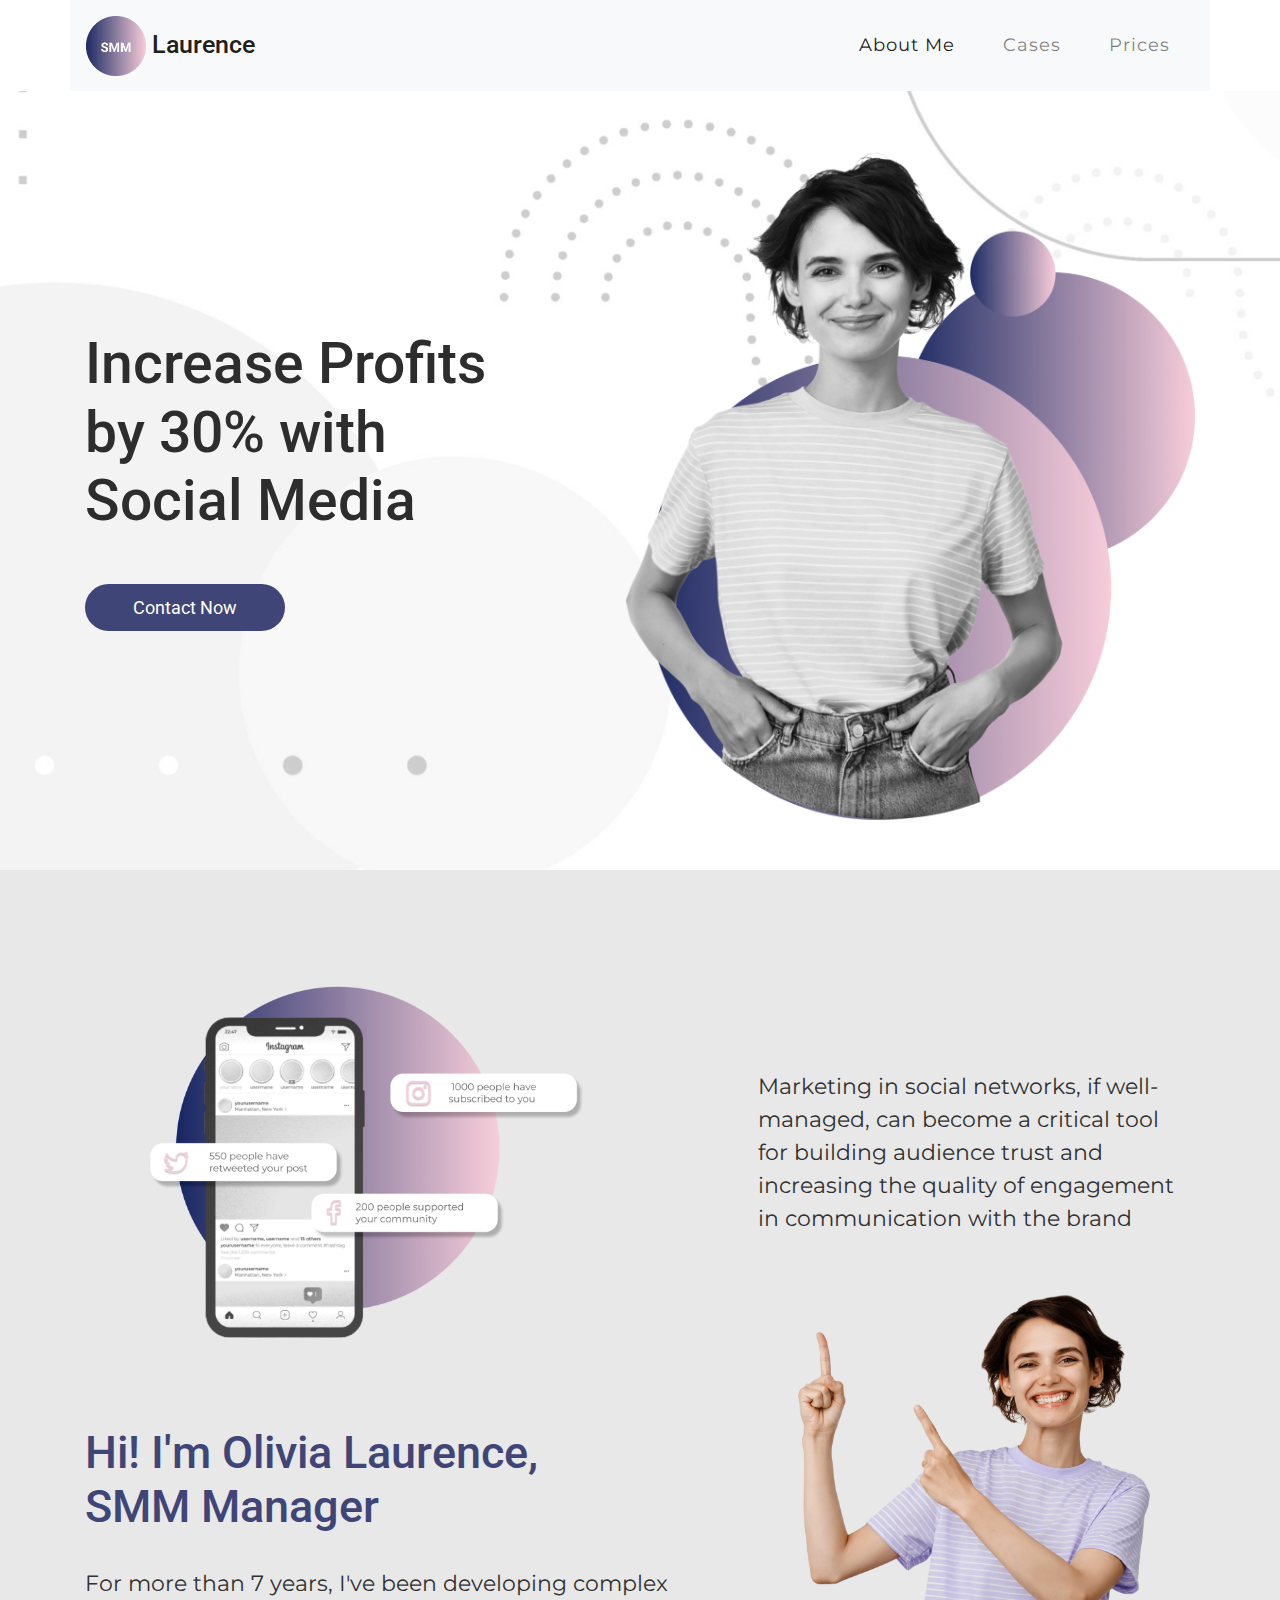
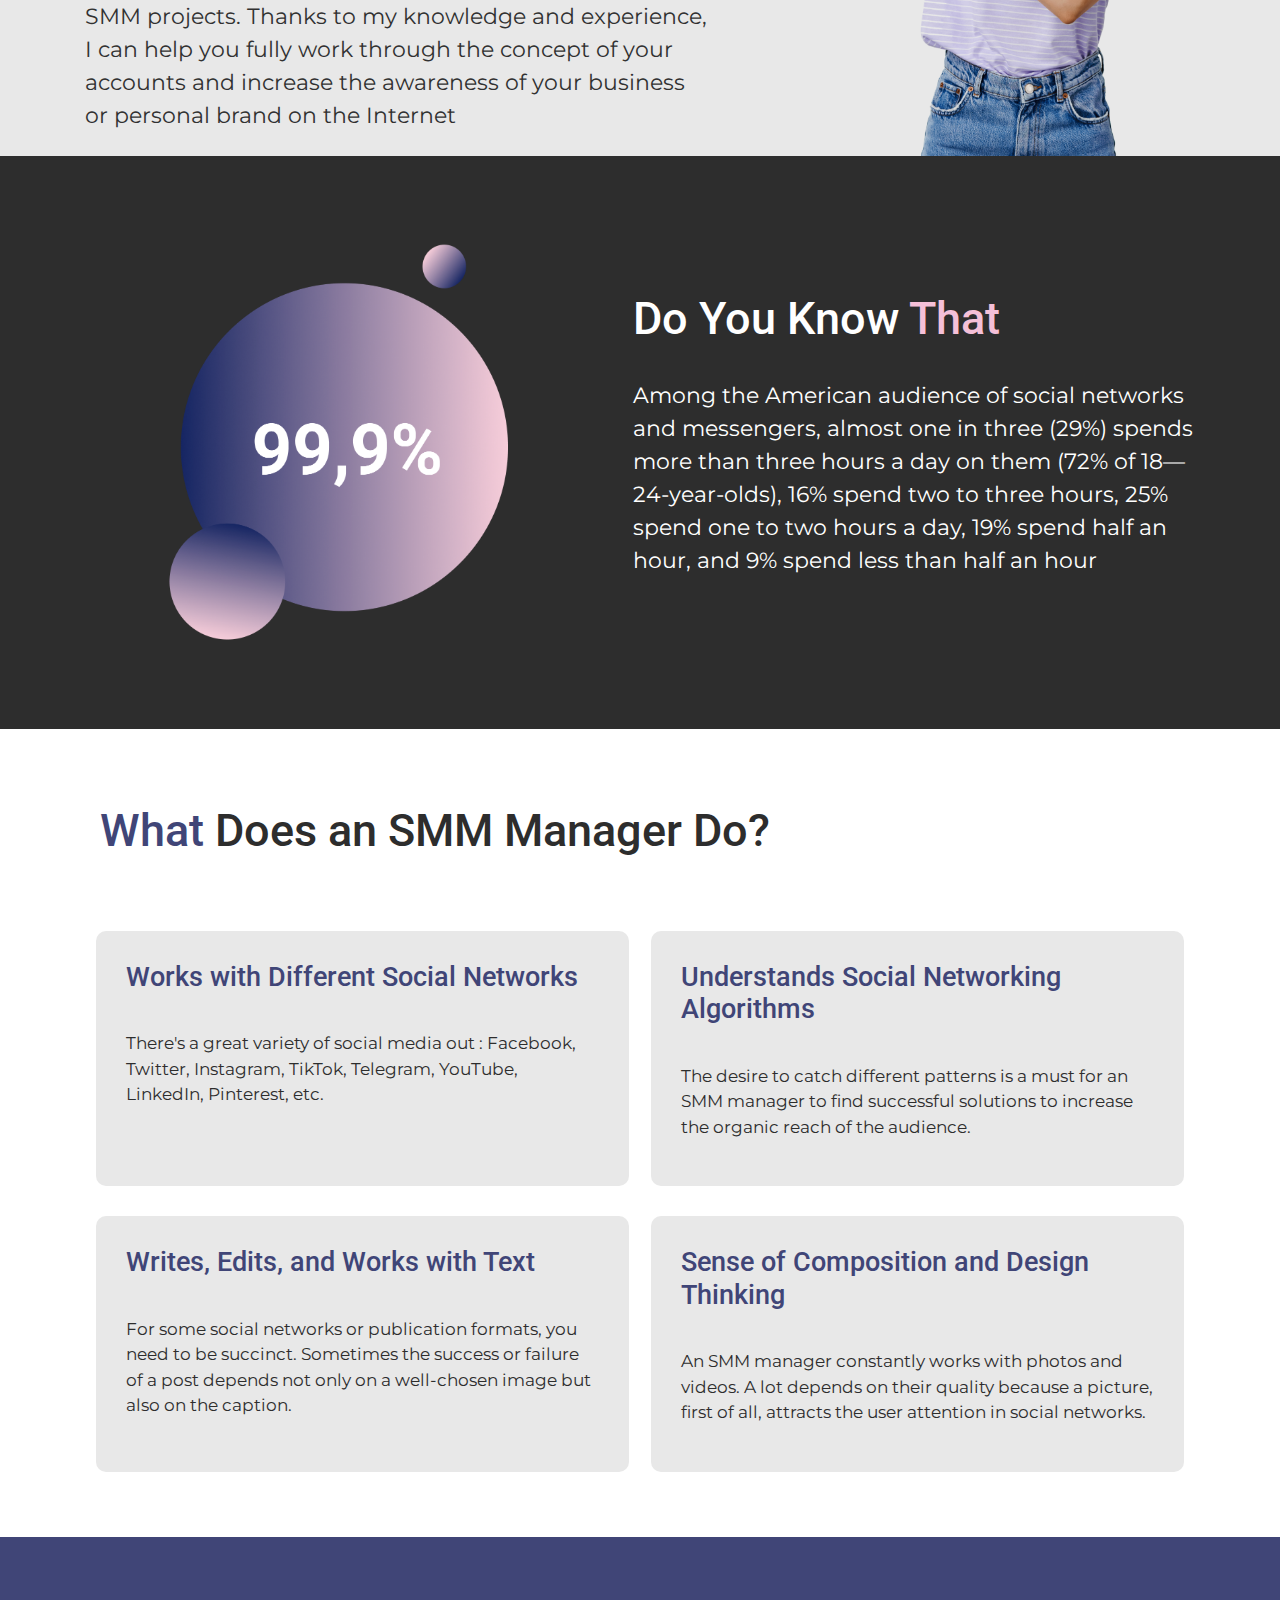
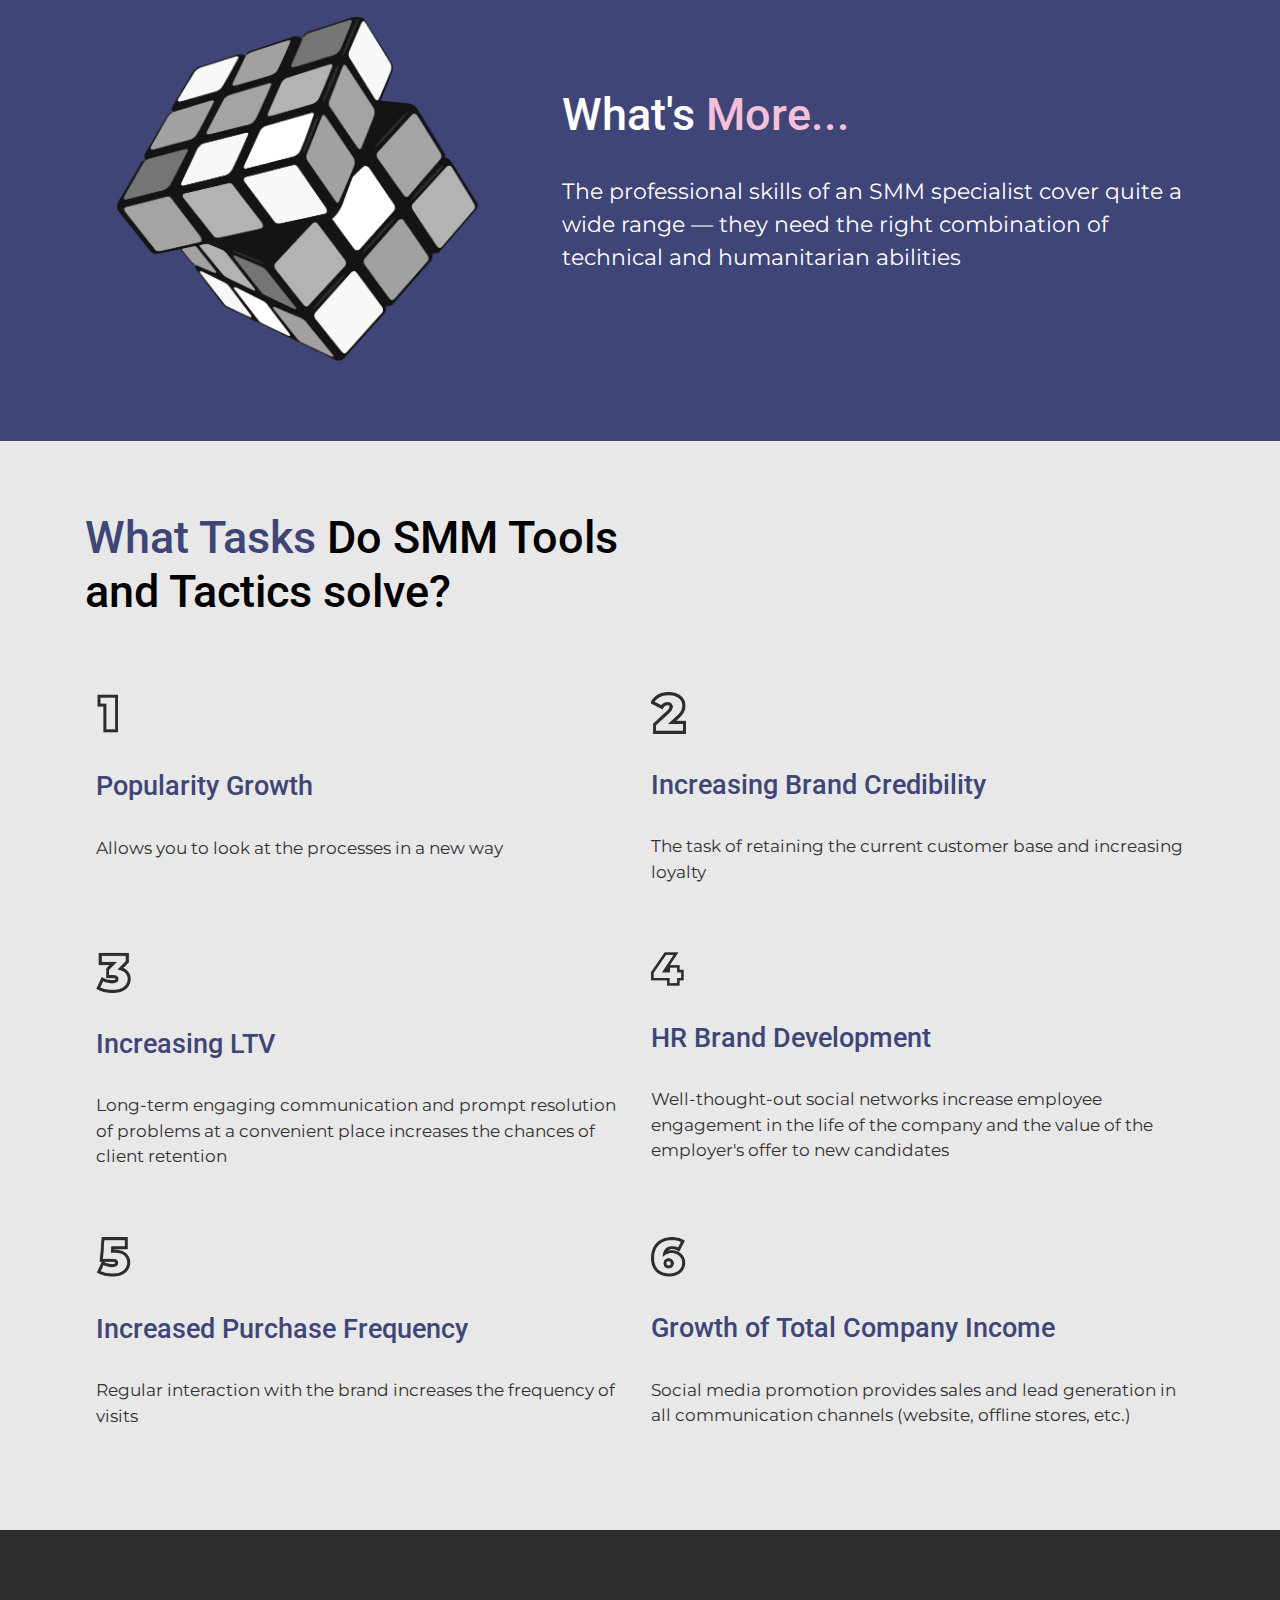
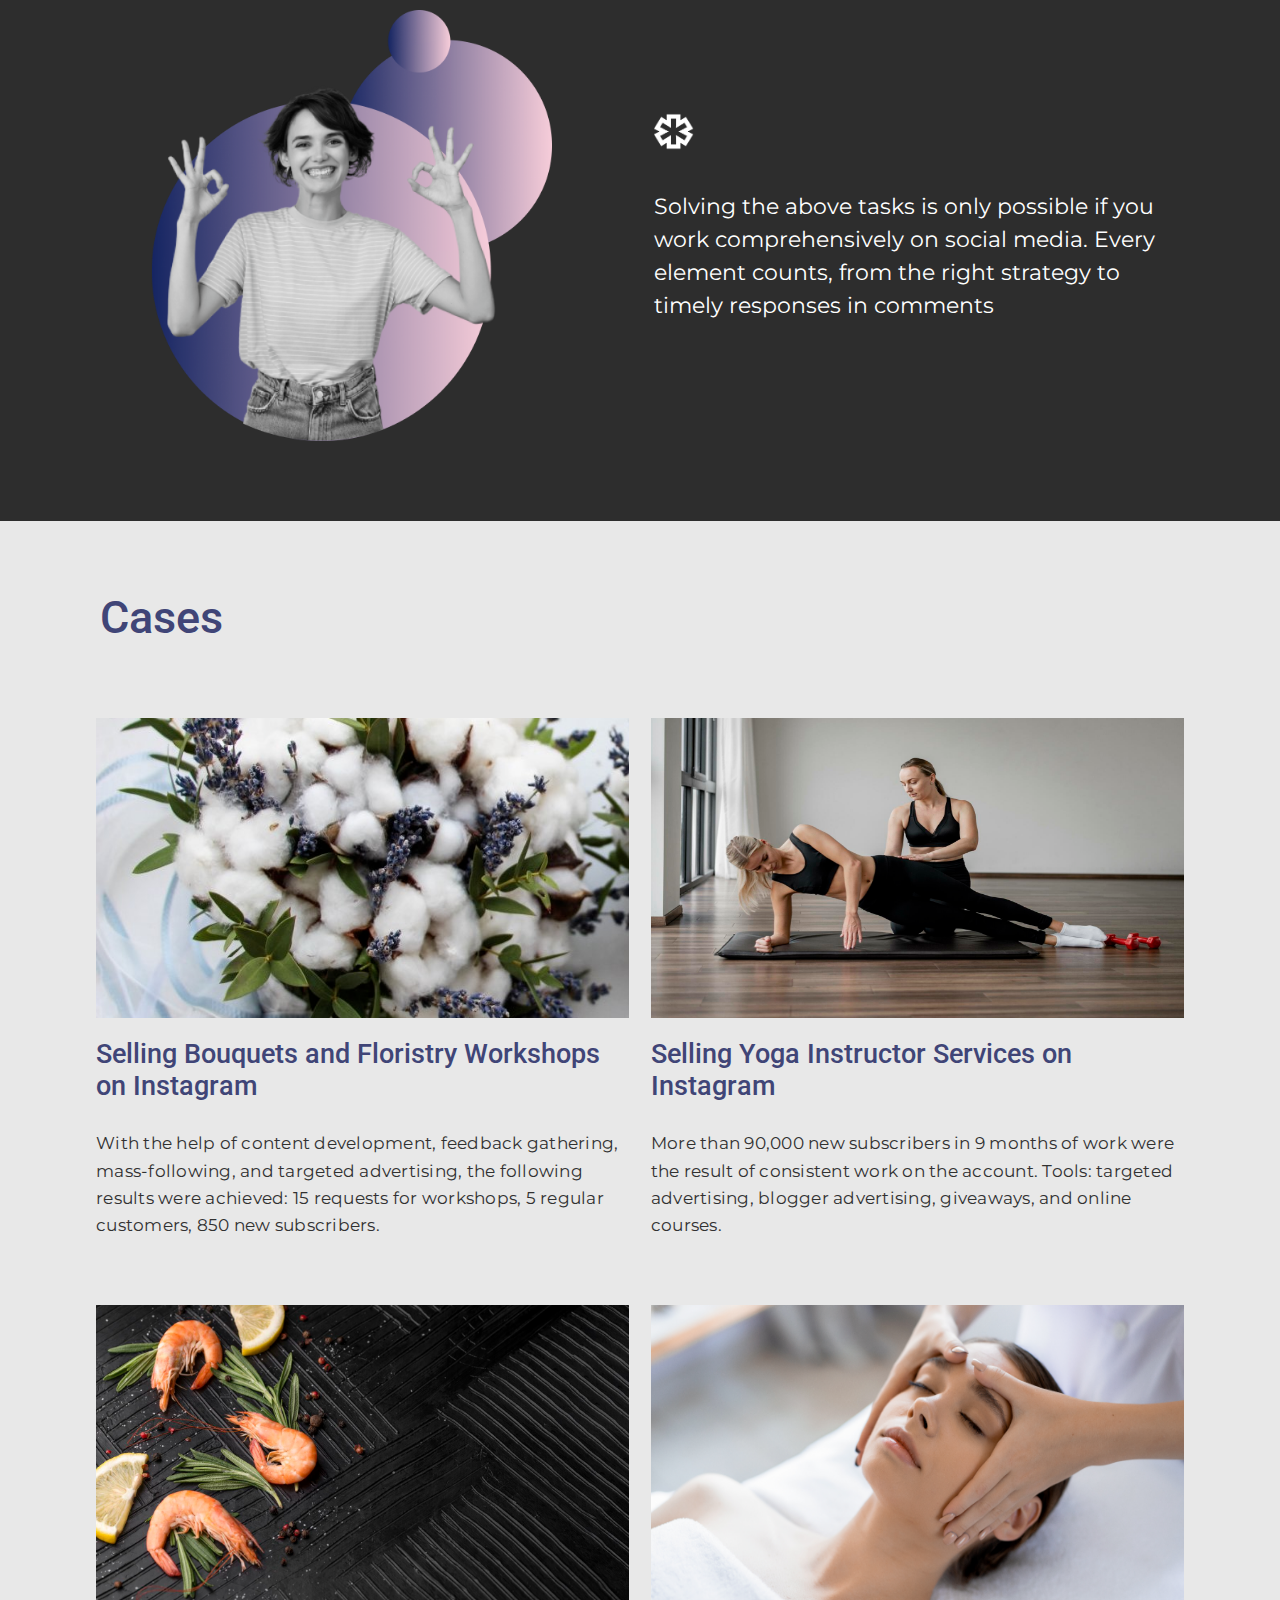
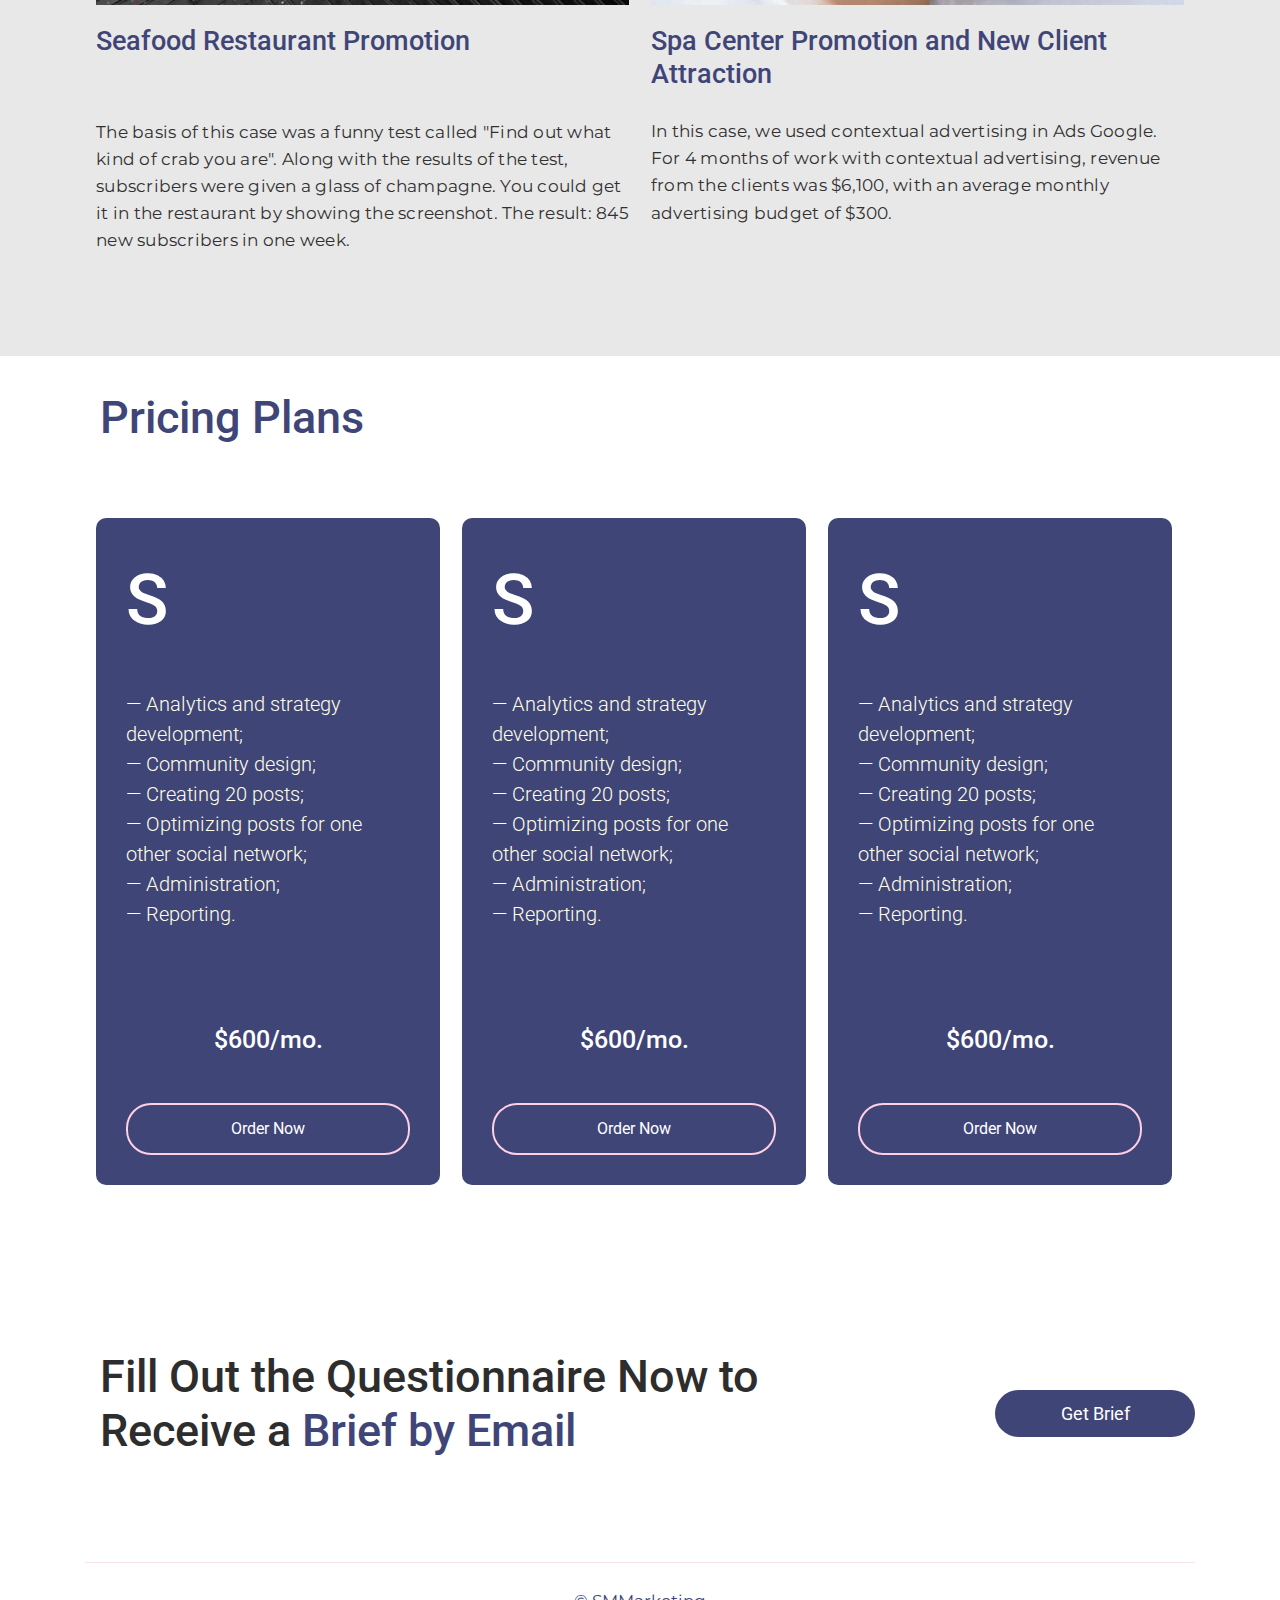
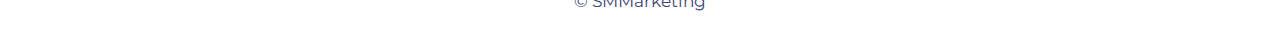
<file: index.html>
<!DOCTYPE html>
<html lang="en">

<head>
    <meta charset="UTF-8">
    <meta http-equiv="X-UA-Compatible" content="IE=edge">
    <meta name="viewport" content="width=device-width, initial-scale=1.0">
    <title>Document</title>
    
    <!-- Bootstrap -->
    <link rel="stylesheet" href="https://cdn.jsdelivr.net/npm/bootstrap@4.0.0/dist/css/bootstrap.min.css"
        integrity="sha384-Gn5384xqQ1aoWXA+058RXPxPg6fy4IWvTNh0E263XmFcJlSAwiGgFAW/dAiS6JXm" crossorigin="anonymous">

        
    <!-- Custom CSS -->
    

    <!-- Fonts -->
    <link rel="preconnect" href="https://fonts.googleapis.com">
    <link rel="preconnect" href="https://fonts.gstatic.com" crossorigin>
    <link
        href="https://fonts.googleapis.com/css2?family=Montserrat:wght@100;200;300;400;500&family=Roboto:wght@100;300;400;500&display=swap"
        rel="stylesheet">

    <!-- Custom CSS -->
    <link rel="stylesheet" href="./style.css">

</head>

<body>
    <!-- NAV BAR   -->

    <nav class=" container navbar navbar-expand-lg navbar-light bg-light">
        <a class="navbar-brand logo" href="#">
            <img width="60px" class="img-fluid w-10" src="./images/logoImg.png">
            Laurence</a>
        <button class="navbar-toggler" type="button" data-toggle="collapse" data-target="#navbarSupportedContent"
            aria-controls="navbarSupportedContent" aria-expanded="false" aria-label="Toggle navigation">
            <span class="navbar-toggler-icon"></span>
        </button>

        <div class="collapse navbar-collapse" id="navbarSupportedContent">
            <ul class="navbar-nav ml-auto">
                <li class="nav-item active">
                    <a class="nav-link" href="#abm">About Me </a>
                </li>
                <li class="nav-item ">
                    <a class="nav-link" href="#cases">Cases </a>
                </li>
                <li class="nav-item ">
                    <a class="nav-link" href="#prices">Prices </a>
                </li>
            </ul>
        </div>
    </nav>

    <!-- Hero sec -->

    <div class="banner" id="">
        <div class="container">
            <div class="d-flex ban">
                <div class="banner-text">
                    <h2>
                        Increase Profits by 30% with Social Media
                    </h2>
                    <button class="button">Contact Now</button>
                </div>
                <div class="banner-img">
                    <img class="banner-img" src="./images/banner.png" alt="">
                </div>
            </div>
        </div>
    </div>

   

    <!-- About -->
    <div id="abm" class="container-fluid bg-about">
        <div class="container bg-about">
            <!-- 111 -->
            <div class="about d-flex">
                <div class="left">
                    <img class="about-img" src="./images/img2.png" alt="">
                    <h3>
                        Hi! I'm Olivia Laurence, <br> SMM Manager
                    </h3>
                    <p>
                        For more than 7 years, I've been developing complex SMM projects. Thanks to my knowledge and
                        experience, I can help you fully work through the concept of your accounts and increase the
                        awareness of your business or personal brand on the Internet
                    </p>

                </div>

                <div class="space"></div>

                <div class="about-text">

                   
                    <div class="right">
                        <p>
                            Marketing in social networks, if well-managed, can become a critical tool for building audience
                            trust and increasing the quality of engagement in communication with the brand
                        </p>
    
                        <img class="about-img img2" src="./images/img3.png" alt="">
                    </div>
                  
                </div>
            </div>
            <!-- 222 -->
            
        </div>
    </div>

    <!-- Know Sec -->

    <div class="container-fluid bg-dark">
        <div class="container bg-dark">
            <!-- 111 -->
            <div class="about rr d-flex">
                <div>
                    <img class="know-img" src="./images/img4.png" alt="">
                </div>
                <div class="space">

                </div>
                <div class="about-t full">
                    <h4>
                        Do You Know <span>That</span>
                    </h4>
                    <p class="know-text">
                        Among the American audience of social networks and messengers, almost one in three (29%) spends
                        more than three hours a day on them (72% of 18—24-year-olds), 16% spend two to three hours, 25%
                        spend one to two hours a day, 19% spend half an hour, and 9% spend less than half an hour
                    </p>
                </div>
            </div>
        </div>
    </div>

    <!-- Manager Sec -->

    <div class="container manager">

        <h2><span>What</span> Does an SMM Manager Do?</h2>

        <div class="ssm">
            <div class="first">
                <h4>
                    Works with Different Social Networks
                </h4>
                <p>
                    There's a great variety of social media out : Facebook, Twitter, Instagram, TikTok, Telegram,
                    YouTube, LinkedIn, Pinterest, etc.
                </p>
            </div>
            <div class="first">
                <h4>
                    Understands Social Networking Algorithms
                </h4>
                <p>
                    The desire to catch different patterns is a must for an SMM manager to find successful solutions to
                    increase the organic reach of the audience.
                </p>
            </div>
            <div class="first">
                <h4>
                    Writes, Edits, and Works with Text
                </h4>
                <p>
                    For some social networks or publication formats, you need to be succinct. Sometimes the success or
                    failure of a post depends not only on a well-chosen image but also on the caption.
                </p>
            </div>
            <div class="first">
                <h4>
                    Sense of Composition and Design Thinking
                </h4>
                <p>
                    An SMM manager constantly works with photos and videos. A lot depends on their quality because a
                    picture, first of all, attracts the user attention in social networks.
                </p>
            </div>
        </div>

    </div>

    <!-- What's More Section -->

    <div class="container-fluid bg-cube">
        <div class="container bg-cube">
            <!-- 111 -->
            <div class="about rr d-flex">
                <div>
                    <img class="know-img wid" src="./images/cubic.png" alt="">
                </div>
                <div class="space">

                </div>
                <div class="about-t full">
                    <h4>
                        What's <span>More...</span>
                    </h4>
                    <p class="know-text">
                        The professional skills of an SMM specialist cover quite a wide range — they need the right
                        combination of technical and humanitarian abilities
                    </p>
                </div>
            </div>
        </div>
    </div>

    <!-- Tasks Sec -->

    <div class="container-fluid bg-tasks">
        <div class="container bg-tasks">
            <h2><span>What Tasks</span> Do SMM Tools <br>
                and Tactics solve?
            </h2>

            <div class="tasks">
                <div class="taskLists">
                    <img class="one" src="./images/1.png" alt="">
                    <h6>Popularity Growth</h6>
                    <p>Allows you to look at the processes in a new way</p>
                </div>
                <div class="taskLists">
                    <img src="./images/2.png" alt="">
                    <h6>Increasing Brand Credibility
                    </h6>
                    <p>The task of retaining the current customer base and increasing loyalty</p>
                </div>
                <div class="taskLists">
                    <img src="./images/3.png" alt="">
                    <h6>Increasing LTV
                    </h6>
                    <p>Long-term engaging communication and prompt resolution of problems at a convenient place increases the chances of client retention</p>
                </div>
                <div class="taskLists">
                    <img src="./images/4.png" alt="">
                    <h6>HR Brand Development
                    </h6>
                    <p>Well-thought-out social networks increase employee engagement in the life of the company and the value of the employer's offer to new candidates</p>
                </div>
                <div class="taskLists">
                    <img src="./images/5.png" alt="">
                    <h6>Increased Purchase Frequency
                    </h6>
                    <p>Regular interaction with the brand increases the frequency of visits</p>
                </div>
                <div class="taskLists">
                    <img src="./images/6.png" alt="">
                    <h6>Growth of Total Company Income
                    </h6>
                    <p>Social media promotion provides sales and lead generation in all communication channels (website, offline stores, etc.)</p>
                </div>
                
               
            </div>
        </div>
    </div>

     <!-- Know Sec -->

     <div class="container-fluid bg-dark">
        <div class="container bg-dark">
            <!-- 111 -->
            <div class="about rr d-flex">
                <div>
                    <img class="know-img big" src="./images/banner2.png" alt="">
                </div>
                <div class="space">

                </div>
                <div class="about-t full">
                    <img class="cir" src="./images/cir.png" alt="">
                    <p class="know-text">
                        Solving the above tasks is only possible if you work comprehensively on social media. Every element counts, from the right strategy to timely responses in comments
                    </p>
                </div>
            </div>
        </div>
    </div>

    <!-- Cases -->

    <div id="cases" class="container-fluid bg-cases">
        <div class="container bg-cases">
            <h2>Cases
            </h2>

            <div class="cases">
                <div class="caseLists">
                    <img src="./images/c1.png" alt="">
                    <h6>Selling Bouquets and Floristry Workshops on Instagram
                    </h6>
                    <p>With the help of content development, feedback gathering, mass-following, and targeted advertising, the following results were achieved: 15 requests for workshops, 5 regular customers, 850 new subscribers.
                    </p>
                </div>
                <div class="caseLists">
                    <img src="./images/c2.jpg" alt="">
                    <h6>Selling Yoga Instructor Services on Instagram
                    </h6>
                    <p>More than 90,000 new subscribers in 9 months of work were the result of consistent work on the account. Tools: targeted advertising, blogger advertising, giveaways, and online courses.
                    </p>
                </div>
                <div class="caseLists">
                    <img src="./images/c3.jpg" alt="">
                    <h6>Seafood Restaurant Promotion <br>
                    </h6>
                    <p class="pt33">The basis of this case was a funny test called "Find out what kind of crab you are". Along with the results of the test, subscribers were given a glass of champagne. You could get it in the restaurant by showing the screenshot. The result: 845 new subscribers in one week.
                    </p>
                </div>
                <div class="caseLists">
                    <img src="./images/c4.png" alt="">
                    <h6>Spa Center Promotion and New Client Attraction
                    </h6>
                    <p>In this case, we used contextual advertising in Ads Google. For 4 months of work with contextual advertising, revenue from the clients was  $6,100, with an average monthly advertising budget of $300.
                    </p>
                </div>


                </div>
        </div>
    </div>

    <!-- Pricing Plans -->

    <div id="prices" class="container-fluid bg-plans">
        <div class="container">
            <h2>Pricing Plans
            </h2>

            <div class="pricing">
                <div class="plans">
                   
                    <p>S</p>

                    <ul>
                        <li>— Analytics and strategy development;</li>
                        <li>— Community design;
                        </li>
                        <li>— Creating 20 posts;
                        </li>
                        <li>— Optimizing posts for one other social network;
                        </li>
                        <li>— Administration;
                        </li>
                        <li>— Reporting.
                        </li>
                    </ul>

                    <h3>$600/mo.</h3>

                    <button>Order Now</button>
                </div>
                <div class="plans">
                   
                    <p>S</p>

                    <ul>
                        <li>— Analytics and strategy development;</li>
                        <li>— Community design;
                        </li>
                        <li>— Creating 20 posts;
                        </li>
                        <li>— Optimizing posts for one other social network;
                        </li>
                        <li>— Administration;
                        </li>
                        <li>— Reporting.
                        </li>
                    </ul>

                    <h3>$600/mo.</h3>

                    <button>Order Now</button>
                </div>
                <div class="plans">
                   
                    <p>S</p>

                    <ul>
                        <li>— Analytics and strategy development;</li>
                        <li>— Community design;
                        </li>
                        <li>— Creating 20 posts;
                        </li>
                        <li>— Optimizing posts for one other social network;
                        </li>
                        <li>— Administration;
                        </li>
                        <li>— Reporting.
                        </li>
                    </ul>

                    <h3>$600/mo.</h3>

                    <button>Order Now</button>
                </div>
        </div>

        <div class="brief">
            <div>
                <h2>Fill Out the Questionnaire Now to <br> Receive a <span>Brief by Email</span> </h2>
            </div>

            <div>
                <button class="button">Get Brief</button>
            </div>
            
        </div>

        <hr class="line">

        <p class="copy">
            &copy;  SMMarketing
        </p>
    </div>

    <!-- Bootstrap Script -->
    <script src="https://code.jquery.com/jquery-3.2.1.slim.min.js"
        integrity="sha384-KJ3o2DKtIkvYIK3UENzmM7KCkRr/rE9/Qpg6aAZGJwFDMVNA/GpGFF93hXpG5KkN"
        crossorigin="anonymous"></script>
    <script src="https://cdn.jsdelivr.net/npm/popper.js@1.12.9/dist/umd/popper.min.js"
        integrity="sha384-ApNbgh9B+Y1QKtv3Rn7W3mgPxhU9K/ScQsAP7hUibX39j7fakFPskvXusvfa0b4Q"
        crossorigin="anonymous"></script>
    <script src="https://cdn.jsdelivr.net/npm/bootstrap@4.0.0/dist/js/bootstrap.min.js"
        integrity="sha384-JZR6Spejh4U02d8jOt6vLEHfe/JQGiRRSQQxSfFWpi1MquVdAyjUar5+76PVCmYl"
        crossorigin="anonymous"></script>
</body>

</html>
</file>
<file: style.css>
*, body{
    padding: 0;
    margin: 0;
    list-style-type: none;
    text-decoration: none;
    scroll-behavior: smooth;
}

.logo{
    font-family: 'Roboto', sans-serif;
    font-weight: 500;
    font-size: 25px;
}

a.nav-link {
    padding: 24px !important;
    font-family: 'Montserrat', sans-serif;
    font-weight: 400;
    font-size: 18px;
    letter-spacing: 1px;
}

a.nav-link:hover{
    color: #f5c0d8 !important;
}

/* Banner */

.banner{
    background-image: url('./images/bac1.png');
    width: 100%;
    height: 100%;
    background-size: cover;
    background-repeat: no-repeat;
    background-attachment: fixed;
}



.banner-text{
    display: flex;
    flex-direction: column;
    justify-content: center;
    width: 50%;
}

.banner-text h2{
    font-size: 57px;
    font-family: 'Roboto', sans-serif;
    font-weight: 500;
    color: #2D2D2D;
}

 .button{
    width: 200px;
    padding: 10px;
    border-radius: 30px;
    border: 0;
    background-color: #404577;
    color: #fff;
    margin-top: 40px;
    font-size: 18px;
}

.banner-img{
    text-align: right;
    width: 85%;
    padding: 25px 0px 25px 12px;
}

/* About Sec */

.bg-about{
    background-color: #e8e8e8;
    padding-top: 50px;
}

.about-img{
    width: 100%;
    
}

.about{
    align-items: center;
    display: flex;
    flex-direction: row;
    justify-content: center;
}

.left p{
    font-family: 'Montserrat', sans-serif;
    font-weight: 400;
    font-size: 22px;
    color: #313131;
   
}
.right p{
    font-family: 'Montserrat', sans-serif;
    font-weight: 400;
    font-size: 22px;
    color: #313131;
   
}

.left img{
    width: 80%;
}

.right p{
    padding-top: 100px;
}

.left h3{
    color: #404577;
    font-size: 45px;
    font-family: 'Roboto', sans-serif;
    font-weight: 500;
    padding-bottom: 25px;
    padding-top: 50px;
}

.space{
    padding: 25px;
}

.about{
    width: 100%;
}

/* Know Sec */

.know-img{
   width: 70%;
    margin: 0 auto;
    align-items: center;
    display: flex;
}

.know-text{
    font-family: 'Montserrat', sans-serif;
    font-weight: 400;
    font-size: 22px;
    color: #ffffff !important;
}

.bg-dark{
   background-color: #2d2d2d !important;
    padding-top: 40px;
    padding-bottom: 40px;
}

.about-text h4{
    color: #ffffff;
    font-size: 45px;
    font-family: 'Roboto', sans-serif;
    font-weight: 500;
    display: block;
    padding-bottom: 25px;
}
.about-t h4{
    color: #ffffff;
    font-size: 45px;
    font-family: 'Roboto', sans-serif;
    font-weight: 500;
    display: block;
    padding-bottom: 25px;
   
}

.about-t{
    width: 100%;
}

.about-text span{
    color: #f5c0d8;
}
.about-t span{
    color: #f5c0d8;
}




/* SSM Manager */

.manager{
    margin-top:75px;
    margin-bottom: 50px;
}

.ssm{
    width: 100%;
    display: flex;
    flex-wrap: wrap;
    
}

.first{
    width: 48%;
    
    margin: 15px 11px 15px 11px;
    border-radius: 10px;
   
}



.manager h2{
    font-size: 45px;
    font-family: 'Roboto', sans-serif;
    font-weight: 500;
    padding-bottom: 50px;
    color: #2D2D2D;
    padding-left: 15px;
}

.manager span{
    color:#404577;
}

.ssm h4{
    color: #404577;
    font-size: 27px;
    font-family: 'Roboto', sans-serif;
    font-weight: 500;
    padding-bottom: 30px;
}

.ssm p{
    font-family: 'Montserrat', sans-serif;
    font-weight: 400;
    font-size: 17px;
    color: #2D2D2D;
}

.ssm .first{
    padding: 30px;
    background-color: #e8e8e8;
}

.wid{
    width: 85% !important;
}

.bg-cube{
    background-color: #404577;
    padding-top: 40px;
    padding-bottom: 40px;
}

/* Tasks Sec */

.bg-tasks{
    background-color: #e8e8e8;
    padding-top: 35px;
    padding-bottom: 25px;
}

.bg-tasks h2{
    color: #000000;
    font-size: 45px;
    font-family: 'Roboto', sans-serif;
    font-weight: 500;
    padding-bottom: 50px;
}

.bg-tasks span{
    color: #404577;
}

.tasks{
    width: 100%;
    display: flex;
    flex-wrap: wrap;
}

.taskLists{
   width: 48%;
  
    margin: 15px 11px 15px 11px;
    border-radius: 10px;
    padding-bottom: 20px;
}
.one{
    width: 22px !important;
}
.taskLists img{
    width: 35px;
    /* padding: 4px; */
    padding-bottom: 35px;
}

.taskLists h6{
    font-size: 27px;
    font-family: 'Roboto', sans-serif;
    font-weight: 500;
    color: #404577;
    padding-bottom: 25px;
}

.taskLists p{
    font-family: 'Montserrat', sans-serif;
    font-weight: 400;
    font-size: 17px;
    color: #313131;
}

.big{
    width: 80%;
}

.cir{
    width: 40px;
    padding-bottom: 40px;
}

/* Cases */

.bg-cases{
    background-color: #e8e8e8;
    padding-top: 35px;
    padding-bottom: 25px;
}

.bg-cases h2{
    color: #404577;
    font-size: 45px;
    font-family: 'Roboto', sans-serif;
    font-weight: 500;
    padding-bottom: 50px;
    padding-left: 15px;
}

.cases{
    width: 100%;
    display: flex;
    flex-wrap: wrap;
}

.caseLists{
    width: 48%;
    margin: 15px 11px 15px 11px;
    border-radius: 10px;
    padding-bottom: 20px;
}

.caseLists img{
    width: 100%;
    height: 300px;
}
.caseLists h6{
    font-size: 27px;
    font-family: 'Roboto', sans-serif;
    font-weight: 500;
    color: #404577;
    padding-bottom: 20px;
    padding-top: 20px;
}

.caseLists p{
    font-family: 'Montserrat', sans-serif;
    font-weight: 400;
    font-size: 17px;
    letter-spacing: 0.25px;
    color: #313131;
    line-height: 160%;
}
.pt33{
    padding-top: 33px;
}

/* Pricing plans */

.bg-plans{
    background-image: url('./images/bac1.png');
    background-size: cover;
    background-repeat: no-repeat;
    background-attachment: fixed;
    height: 100%;
    width: 100%;
    padding-top: 35px;
    padding-bottom: 25px;
}


.bg-plans h2 {
    color: #404577;
    font-size: 45px;
    font-family: 'Roboto', sans-serif;
    font-weight: 500;
    padding-bottom: 50px;
    padding-left: 15px;
}


.pricing{
    width: 100%;
    display: flex;
    flex-wrap: wrap;
    padding-bottom: 150px;
}

.plans{
    max-width: 31%;
   
    margin: 15px 11px 15px 11px;
    border-radius: 10px;
    padding-bottom: 20px;
    background-color: #404577;
    padding: 30px;
}

.plans p{
    font-size: 70px;
    font-family: 'Roboto', sans-serif;
    font-weight: 500;
    padding-bottom: 20px;
    color: #fff;
}

.plans ul{
    color: #ffffe9;
    font-size: 20px;
    font-family: 'Roboto', sans-serif;
    font-weight: 300;
}
.plans h3{
    font-size: 25px;
    font-family: 'Roboto', sans-serif;
    font-weight: 500;
    padding-bottom: 40px;
    padding-top: 80px;
    color: #fff;
    text-align: center;
}
.plans button{
    width: 100%;
    border-radius: 25px;
    border: 2px solid #ffd0e5 ;
    background-color: transparent;
    padding: 12px;
    color: #fff;
}


.brief{
    display: flex;
    justify-content: space-between;
    padding-bottom: 40px;
}

.brief h2{
    font-size: 45px;
    font-family: 'Roboto', sans-serif;
    font-weight: 500;
    padding-bottom: 40px;
    color: #2d2d2d;
}

.brief span{
    color: #404577;
}

.line{
    border-top: 1px solid #f7e3ea ;
}


.copy{
    font-family: 'Montserrat', sans-serif;
    font-weight: 400;
    font-size: 17px;
    color: #404577;
    text-align: center;
    padding-top: 10px;
}

/* media phone */

@media only screen and (max-width: 425px) {
    .banner-text h2{
        font-size: 40px;
        padding-top: 100px;
    }

    .banner {
        background-attachment:local;
        background-size: cover;
        background-position: left;
        height: 100%;
    }

    .banner-img{
        width: 100%;
    }

    .banner-text{
        width: 100%;
    }
    .ban{
        flex-direction: column;
    }
    .button{
        padding: 20px;
    }

    .right p{
        padding-top: 10px;
    }

    .bg-about{
        background-color: #fff;
    }

    .about{
        flex-direction: column;
    }

    .about-img{
        width: 100%;
    }


    .about-text {
        width: 100%;
    }
    
    
    .manager h2 {
        font-size: 36px;
    }

    .first {
        width: 100%;
        margin-left: 0 ;
    }
     
    .cir {
        display: none;
    }

    .caseLists {
        width: 100%;
    }



    .plans {
        max-width: 100%;
        margin-left: 0;
    }

    .bg-plans {
        background-attachment: local;
    }

    .brief{
        flex-direction: column;
    }

    .brief h2 {
        font-size: 36px;
        padding-left: 0 !important;
    }


    .taskLists {
        width: 100%;
    }

    .space{
        padding: 0;
    }

    .know-text{
        padding-top: 25px;
    }


    .know-img{
        padding-bottom: 30px;
    }

    .rr{
        flex-direction: column;
    }
    

  }


/* Media Tab */

  @media only screen and (min-width: 426px) and (max-width: 768px) {

    .banner-text h2 {
        font-size: 36px;
    }

    .rr{
        flex-direction: column;
    }

    .full{
        width: 100% !important;
    }



    
    .left img{
        width: 100%;
    } 

    .rr{
        flex-direction: column !important;
    }

    .about-text{
        width: 100% !important;
    }

    .left{
        width: 50%;
    }

    .left h3{
        font-size: 30px;
    }

    .left p{
        font-size: 17px;
        line-height: 186%;
    }
    .right p{
        font-size: 17px;
        line-height: 186%;
        padding-top: 0;

    }

    .banner{
        background-attachment: local;
        height: 100%;
    }
    .right p{
        padding-top: 10px;
    }
    .bg-about{
        background-color: #fff;
    }

    .about{
        flex-direction: column;
    }

    .about-img {
        width: 80%;
        margin: 0 auto;
        display: flex;
    }

    .about-text {
        width: 100%;
    }

    .img2{
        width: 100%;
    }


    /* .left {
        width: 50%;
    } */
    
    .about.d-flex {
        display: flex;
        flex-direction: row;
    }
    
    .about-text {
        width: 50% !important;
    }
    .space{
        padding: 0;
    }

    .know-img {
        width: 50%;
        padding-bottom: 80px;
    }

    .first{
        width: 46%;
        
    }

    .taskLists {
        width: 46%;
    }

    .cir {
        display: none;
    }

    .caseLists {
        width: 46%;
    }    

    .plans{
        max-width: 100%;
    }

    .brief{
        flex-direction: column;
    }

    .wid{
        width: 35% !important;
    }

  }


  /* Media lap */

  @media only screen and (min-width: 768px) and (max-width: 1024px) {

    .taskLists {
        width: 46%;
    }

    .first{
        width: 46%;
        
    }

    .caseLists {
        width: 46%;
    }  

    .plans{
        max-width: 30%;
    }

  }
</file>
